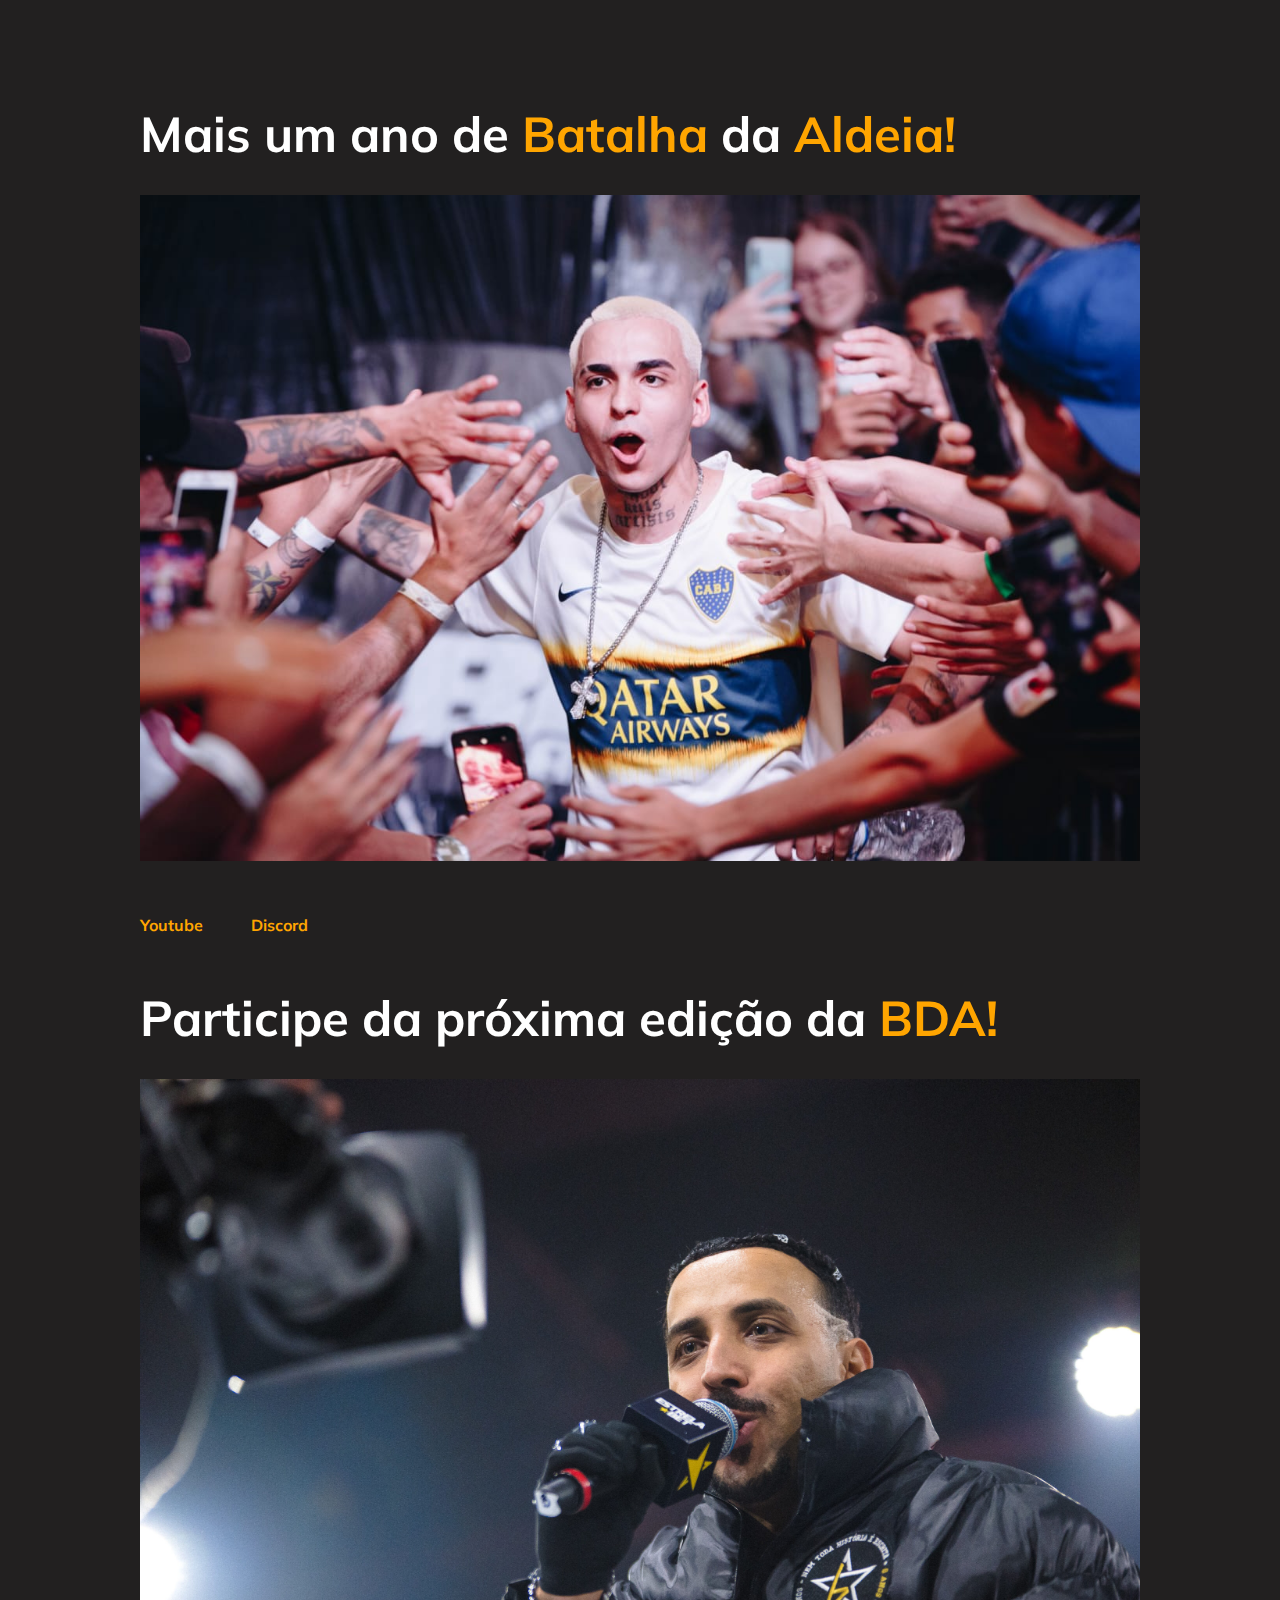
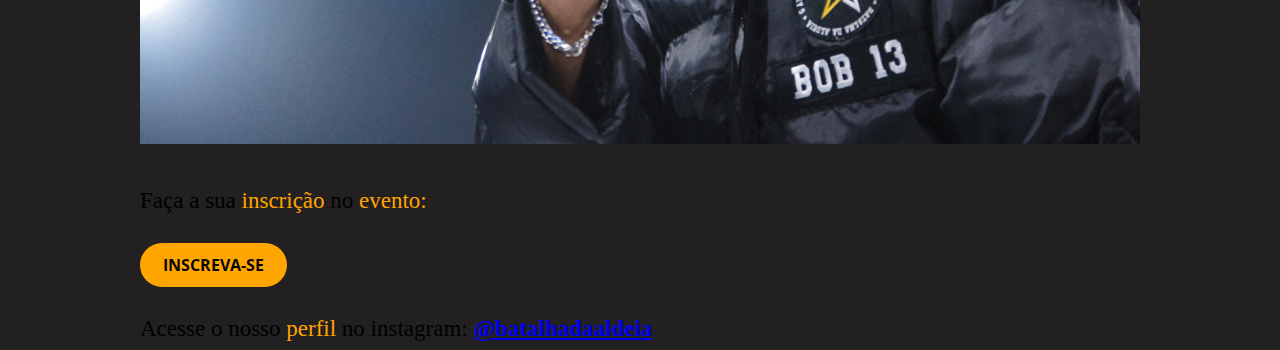
<file: batalha-de-rima/index.html>
<!DOCTYPE html>
<html lang="pt-br">

<head>
      <link rel="preconnect" href="https://fonts.gstatic.com" crossorigin>
      <link rel="preconnect" href="https://fonts.googleapis.com">

      <meta charset="UTF-8">
      <meta name="viewport" content="width=device-width, initial-scale=1.0">
      <link rel="stylesheet" href="style.css">
      <title>Batalha Da Aldeia</title>
      <link href="https://fonts.googleapis.com/css2?family=Mulish:ital,wght@0,200..1000;1,200..1000&family=Open+Sans:ital,wght@0,300..800;1,300..800&display=swap"
            rel="stylesheet">
</head>

<body>

      <div class="page">
            <h1>Mais um ano de <span>Batalha</span> da <span>Aldeia!</span></h1>
            <a id="logo" href="#">
                  <img src="imagens/Kant_FenandoCoelho.jpg" alt="Batalhe">
            </a>
            <!-- cabeçalho, contem o conteúdo inicial. -->
            <nav>
                  <!-- tag semantica de navegação, contem uma lista. -->
                  <ul>
                        <li><a target="_blank" href="https://www.youtube.com/@BatalhaDaAldeia/videos">Youtube</a></li>
                        <li><a target="_blank" href="https://discord.com/invite/bda">Discord</a></li>
                  </ul>
            </nav>

            <main>
                  <h1>Participe da próxima edição da <span>BDA!</span></h1>

                  <img src="imagens/pedro-mike.jpg" alt="ilustração de batalha">
                  <section>
                        <p>
                              Faça a sua <span>inscrição</span> no <span>evento:</span> <br />
                        </p>
                        <a target="_blank" href="formulario/index.html">inscreva-se</a>
                  </section>

            </main>

            <footer>
                  Acesse o nosso <span>perfil</span> no instagram: <a href="https://instagram.com/batalhadaaldeia"
                        target="_blank">@batalhadaaldeia</a>
            </footer>

      </div>

</body>

</html>
</file>
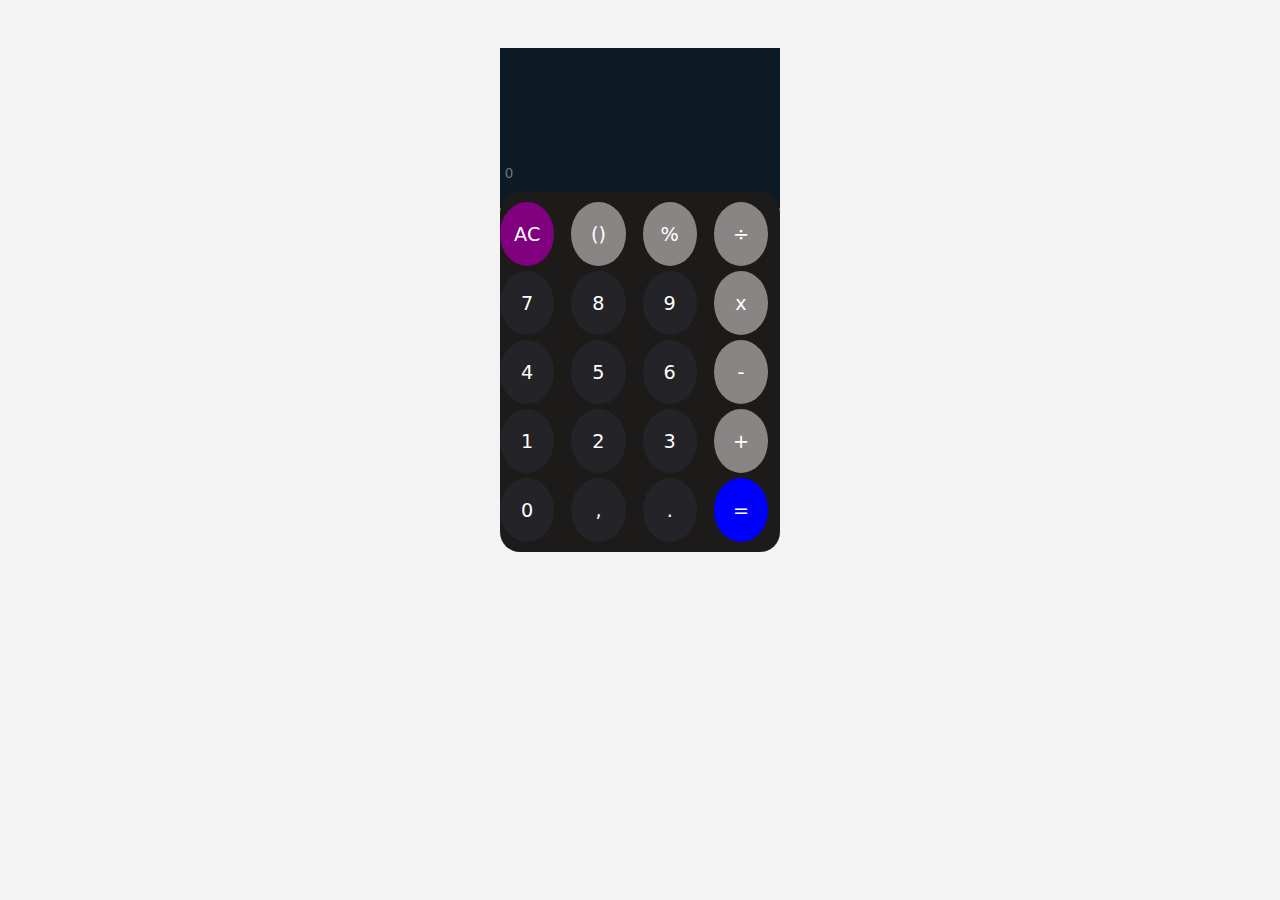
<file: calculadora/index.html>
<!DOCTYPE html>
<html lang="en">

<head>
  <meta charset="UTF-8">
  <meta name="viewport" content="width=device-width, initial-scale=1.0">
  <title>Calculadora</title>
  <link rel="stylesheet" href="css/style.css">
  <script prel src="js/script.js" defer></script>
</head>

<body>
  <div id="calculo">
    <div id="operations">
      <input id="display" type="text" readonly >
      <input id="resultDisplay" type="text" readonly placeholder="0">
    </div>

    <div class="background-buttons">

      <div class="buttons-container">
        <button class="clear" onclick="clean('AC')">AC</button>
        <button class="parentese" onclick="hasParantese('()')">()</button>
        <button class="percentage" onclick="operators('%')">%</button>
        <button class="division" onclick="operators('÷')">÷</button>
        <button class="number" onclick="btnClick('7')">7</button>
        <button class="number" onclick="btnClick('8')">8</button>
        <button class="number" onclick="btnClick('9')">9</button>
        <button class="multiplication" onclick="operators('x')">x</button>
        <button class="number" onclick="btnClick('4')">4</button>
        <button class="number" onclick="btnClick('5')">5</button>
        <button class="number" onclick="btnClick('6')">6</button>
        <button class="subtracao" onclick="operators('-')">-</button>
        <button class="number" onclick="btnClick('1')">1</button>
        <button class="number" onclick="btnClick('2')">2</button>
        <button class="number" onclick="btnClick('3')">3</button>
        <button class="adition" onclick="operators('+')">+</button>
        <button class="number" onclick="btnClick('0')">0</button>
        <button class="number" onclick="operators(',')">,</button>
        <button class="number" onclick="cleanLastElement()">.</button>
        <button class="result" onclick="btnClick('=')">=</button>

      </div>
    </div>
  </div>
</body>

</html>










<!-- <input id="Clear" type="button" value="AC" onclick="btnClick(this);" />
<input id="Negative" type="button" value="+/-" onclick="btnClick(this);" />
<input id="Parenteses" type="button" value="()" onclick="btnClick(this);" />
<input id="Percentage" type="button" value="%" onclick="btnClick(this);" />
<input class="botao" id="btnDiv" type="button" value="÷" onclick="btnClick(this);" />
</div>
<div class="group2">
<input id="btn7" type="button" value="7" onclick="btnClick(this);" />
<input id="btn8" type="button" value="8" onclick="btnClick(this);" />
<input id="btn9" type="button" value="9" onclick="btnClick(this);" />
<input class="botao" id="btnMul" type="button" value="*" onclick="btnClick(this);" />
</div>
<div class="group3">
<input id="btn4" type="button" value="4" onclick="btnClick(this);" />
<input id="btn5" type="button" value="5" onclick="btnClick(this);" />
<input id="btn6" type="button" value="6" onclick="btnClick(this);" />
<input class="botao" id="btnSub" type="button" value="-" onclick="btnClick(this);" />
</div>
<div class="group4">
<input id="btn1" type="button" value="1" onclick="btnClick(this);" />
<input id="btn2" type="button" value="2" onclick="btnClick(this);" />
<input id="btn3" type="button" value="3" onclick="btnClick(this);" />
<input class="botao" id="btnSoma" type="button" value="+" onclick="btnClick(this);" />
</div>
<div class="group5">
<input id="btn0" type="button" value="0" onclick="btnClick(this);" />
<input id="btnPonto" type="button" value="." onclick="btnClick(this);" />
<input id="btnIgual" type="button" value="=" onclick="btnClick(this);" />
</div> -->
</file>
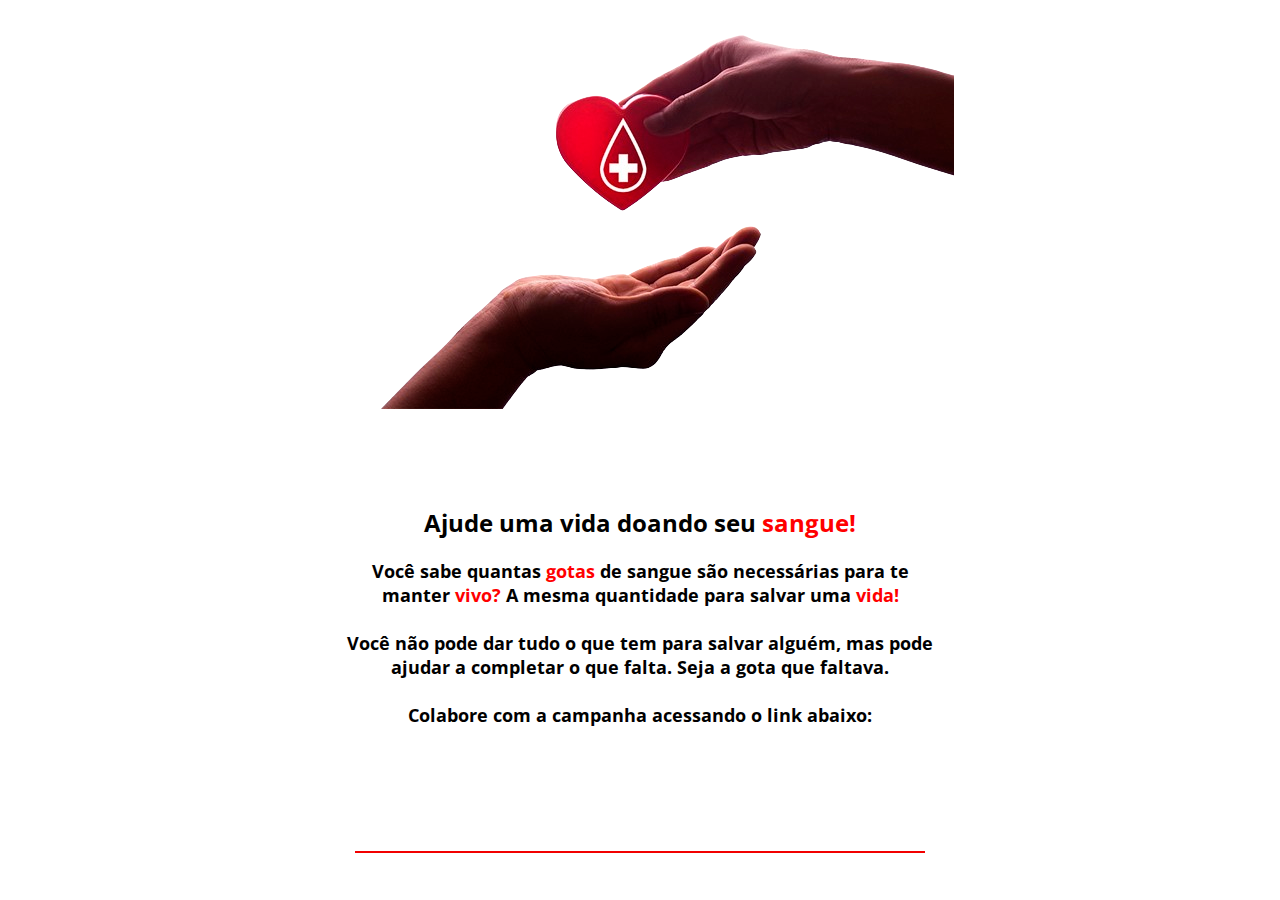
<file: campanha-doe-sangue/index.html>
<!DOCTYPE html>
<html lang="en">

<head>
  <meta charset="UTF-8">
  <meta name="viewport" content="width=device-width, initial-scale=1.0">

  <title>Doação de Sangue</title>

  <link
    href="https://fonts.googleapis.com/css2?family=Inter:wght@100..900&family=Open+Sans:ital,wght@0,300..800;1,300..800&display=swap"
    rel="stylesheet">
  <link rel="stylesheet" href="style.css">
</head>

<body>

  <div id="hero">
    <img src="imagem.jpg/doacao-de-sangue-removebg-preview.png" alt="Imagem doação de sangue">

    <h2>Ajude uma vida doando seu <span style="color: red">sangue!</span></h2>
    <p>
      Você sabe quantas <span>gotas</span> de sangue são necessárias para te manter <span>vivo?</span> A mesma
      quantidade para salvar uma <span>vida!</span>

      <br />
      <br />

      Você não pode dar tudo o que tem para salvar alguém, mas pode ajudar a completar o que falta.
      Seja a gota que faltava.

      <br />
      <br />

      Colabore com a campanha acessando o link abaixo:
    </p>

  </div>

  <div id="footer">

    <a href="https://Agende sua doação de sangue - Fundação Pró-Sangue">
      Acesse Aqui
    </a>

    <div id="line"></div>

  </div>
</body>

</html>
</file>
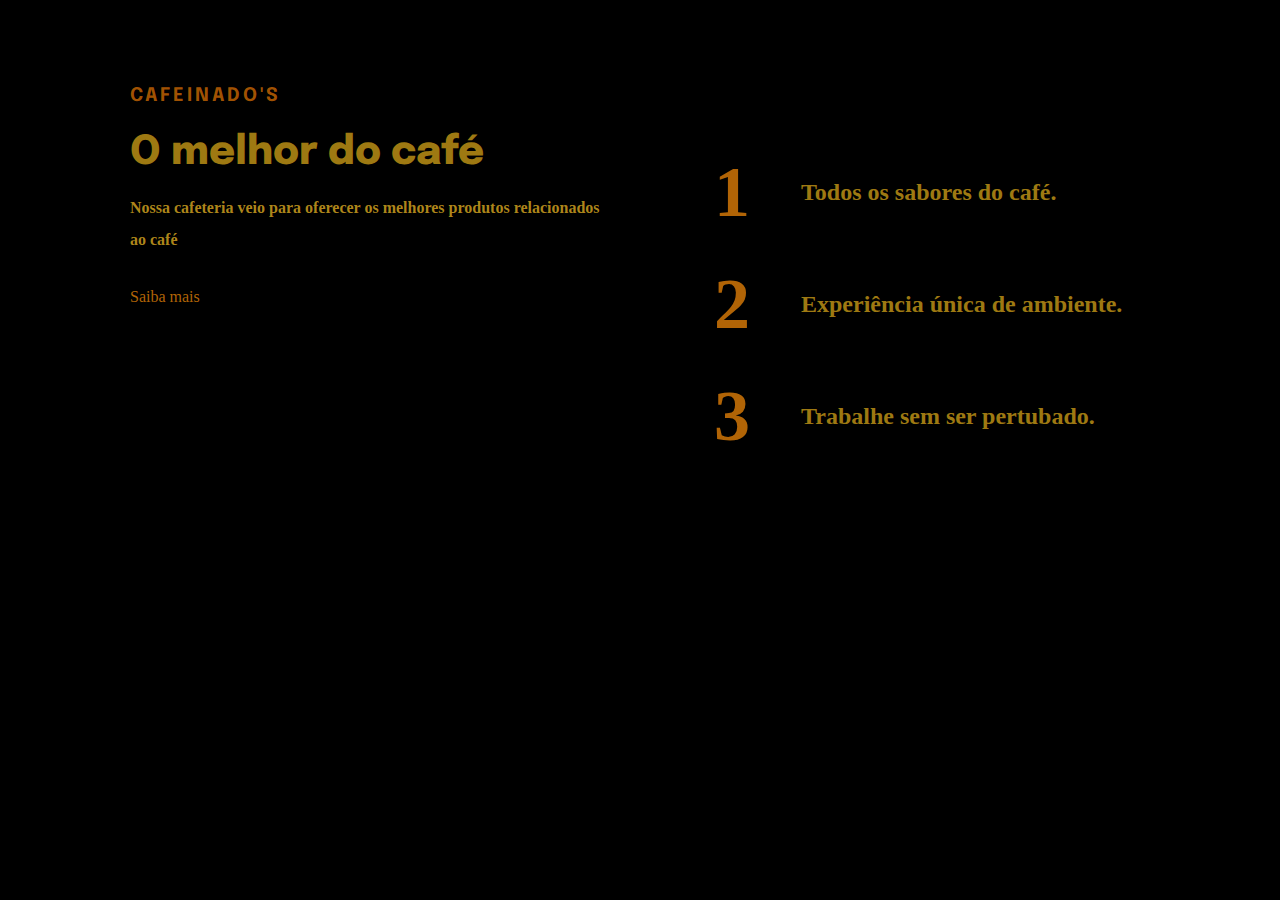
<file: panfleto-responsivo/index.html>
<!DOCTYPE html>
<html lang="pt-br">

<head>
  <meta charset="UTF-8">
  <link rel="preconnect" href="https://fonts.googleapis.com">
  <link rel="preconnect" href="https://fonts.gstatic.com" crossorigin>

  <meta name="viewport" content="width=device-width, initial-scale=1.0">
  <title>Responsividade</title>
  <link rel="stylesheet" href="style.css">

  <link href="https://fonts.googleapis.com/css2?family=Epilogue:ital,wght@0,700;1,700&display=swap" rel="stylesheet">

</head>

<body>

  <main>

    <div>
      <h3>Cafeinado's</h3>

      <h1>O melhor do café</h1>

      <p>
        Nossa cafeteria veio para oferecer os melhores produtos relacionados ao café
      </p>

      <a href="#">Saiba mais</a>
    </div>

    <ul>
      <li><span>1</span> Todos os sabores do café.</li>
      <li><span>2</span> Experiência única de ambiente.</li>
      <li><span>3</span> Trabalhe sem ser pertubado.</li>
    </ul>
</body>

</main>

</html>
</file>
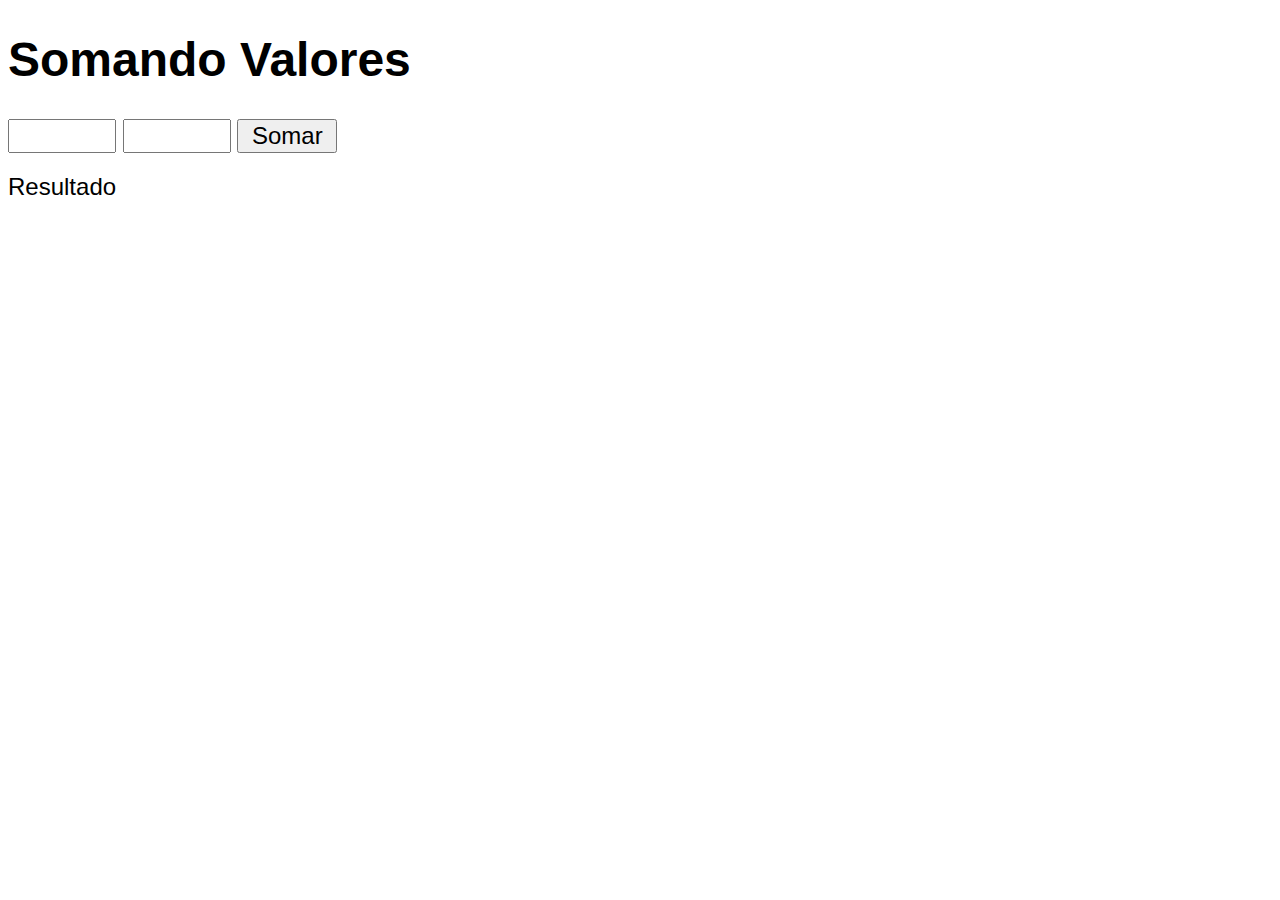
<file: soma-numeros-js/index.html>
<!DOCTYPE html>
<html lang="en">

<head>
  <meta charset="UTF-8">
  <meta name="viewport" content="width=device-width, initial-scale=1.0">
  <title>Somando Números</title>
  <style>
    body {
      font: normal 18pt Arial;
    }

    input {
      font: normal 18pt Arial;
      width: 100px;
    }

    div#res {
      margin-top: 20px;
    }
  </style>
</head>

<body>
  <h1>Somando Valores</h1>
  <input type="number" name="txtn1" id="txtn1">
  <input type="number" name="txtn2" id="txtn2">
  <input type="button" value="Somar" onclick="somar()">
  <div id="res"> Resultado</div>
  <script>
    function somar() {
      let tn1 = window.document.getElementById('txtn1')
      let tn2 = window.document.querySelector('input#txtn2')
      let res = window.document.getElementById('res')
      let n1 = Number(tn1.value)
      let n2 = Number(tn2.value)
      let soma = n1 + n2
      res.innerHTML = `A soma entre ${n1} e ${n2} é igual a <strong> ${soma} </strong> `
    }
  </script>
</body>

</html>
</file>
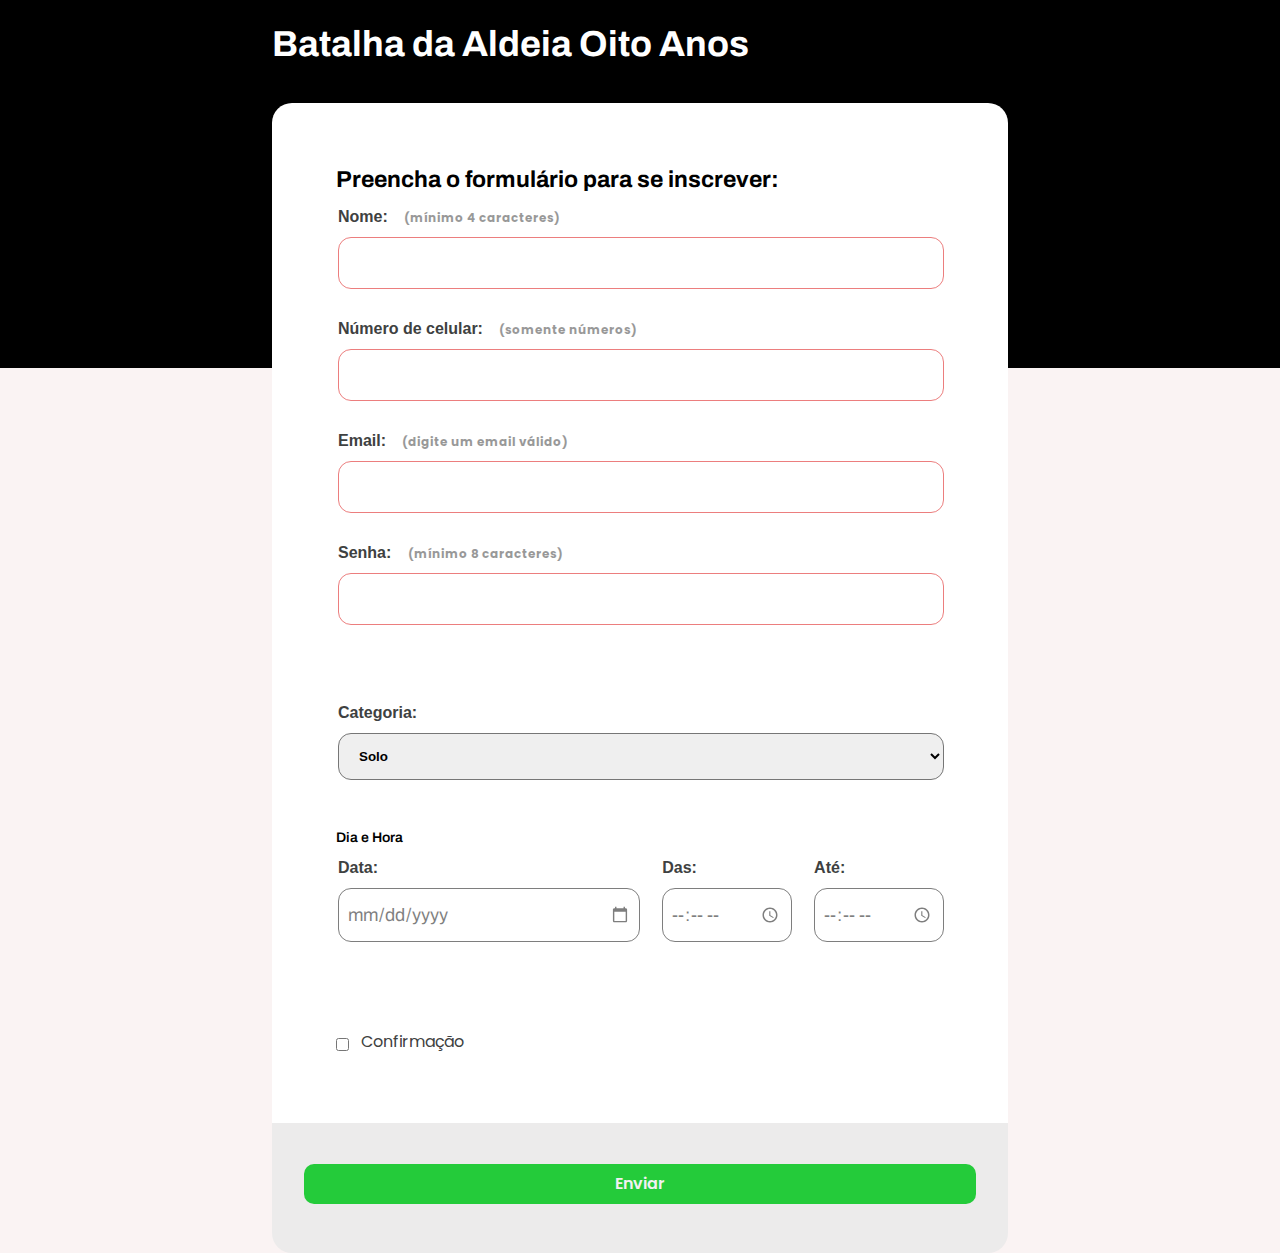
<file: batalha-de-rima/formulario/index.html>
<!DOCTYPE html>
<html lang="pt-br">

<head>
  <link rel="preconnect" href="https://fonts.googleapis.com">
  <link rel="preconnect" href="https://fonts.gstatic.com" crossorigin>

  <meta charset="UTF-8">
  <meta name="viewport" content="width=device-width, initial-scale=1.0">
  <title>Formulario</title>

  <link rel="stylesheet" href="style.css">
  <link
    href="https://fonts.googleapis.com/css2?family=Archivo:ital,wght@0,100..900;1,100..900&family=Poppins:ital,wght@0,100;0,200;0,300;0,400;0,500;0,600;0,700;0,800;0,900;1,100;1,200;1,300;1,400;1,500;1,600;1,700;1,800;1,900&display=swap"
    rel="stylesheet">

</head>

<body>

  <div class="page">
    <header>
      <h3>Batalha da Aldeia Oito Anos</h3>
    </header>

    <form id="my- bform" ac>
      <fieldset>
        <legend>
          <h1>Preencha o formulário para se inscrever:</h1>
        </legend>

        <div class="input-container">
          <label for="nome">Nome: <span>(mínimo 4 caracteres)</span></label>
          <input id="nome" type="name" required minlength="4">
        </div>

        <div class="input-container">
          <label for="numero">Número de celular: <span>(somente números)</span></label>
          <input id="numero" type="tel" required >
        </div>

        <div class="input-container">
          <label for="email">Email: <span>(digite um email válido)</span></label>
          <input id="email" type="email" required>
        </div>

        <div class="input-container">
          <label for="senha">Senha: <span>(mínimo 8 caracteres)</span></label>
          <input id="senha" type="password" required minlength="8">
        </div>

      </fieldset>

      <fieldset>

        <div class="input-container">
          <label for="event-category">Categoria: </label>
          <select id="event-category" class="select-form">
            <option value="Solo">Solo</option>
            <option value="Dupla">Dupla</option>
            <option value="Trio">Trio</option>
          </select>
        </div>

      </fieldset>

      <fieldset>
        <legend>
          <div class="input-wrapper">
            <legend>Dia e Hora</legend>

            <div class="col-3">
              <div class="input-container">
                <label for="event-date">Data:</label>
                <input type="date" id="event-date">
              </div>

              <div class="input-container">
                <label for="event-begin">Das:</label>
                <input type="time" id="event-end">
              </div>

              <div class="input-container">
                <label for="event-begin">Até:</label>
                <input type="time" id="event-end">
              </div>

      </fieldset>

      <div class="checkbox-wrapper">
        <input type="checkbox" id="event-confirm">
        <label for="event-confirm">Confirmação</label>
      </div>

  </div>
  <footer>
    <button class="button">Enviar</button>
  </footer>
  </form>
</body>
      
</html>
</file>
<file: batalha-de-rima/style.css>
body {
  background: rgb(34, 32, 32);
}


body a img {
  width: 1000px;
  font-family: "Open Sans", sans-serif;
  margin-bottom: 50px;
  background: rgba(249, 184, 2, 1.0);
  background: linear-gradient(135deg, rgba(249, 184, 2, 1.0), rgba(204, 119, 44, 1.0));
}

.page {
  width: 1000px;
  margin: 0 auto;
  padding-top: 65px;
}

nav {
  display: flex;
  justify-content: space-between;
  margin-bottom: 55px;
}

ul {
  font-weight: bold;
  display: flex;
  gap: 48px;
  list-style: none;
  margin: 0;
  padding: 0;
}

header img {
  background: azure;
  width: 1000px;
}

ul li a {
  color: #ffa500;
  text-decoration: none;
}

ul li a:hover {
  color: #ffa600e5;
  opacity: 0.8;
}

h1,
ul {
  font-family: "Mulish", sans-serif;
  color: white;
}

h1 {
  color: #ffffff;
  font-size: 49px;
  line-height: 56px;
  font-weight: bold;
}

h1 span {
  font-weight: bold;
  color: #ffa500;
}

section p {
  font-size: 23px;
  margin: 40px 0;
}

p span {
  color: #ffa500;
}

main a {
  color: hsla(0, 0%, 0%, 0.986);
  text-decoration: none;
  font-weight: bold;
  text-transform: uppercase;
  font-family: "Open Sans", sans-serif;
  padding: 11px 23px;
  background: #ffa500;
  border-radius: 56px;
  cursor: pointer;
}

main a:hover {
  background: #be7d03;
}

footer {
  font-size: 23px;
  margin-top: 40px;
}

footer span {
  color: #ffa500;
}

footer a {
  font-weight: bold;
}

footer a:hover {
  color: #ffa500;
}

main img {
  width: 1000px;
}
</file>
<file: calculadora/css/style.css>
* {
  margin: 0;
  padding: 0;
  box-sizing: border-box;
  font-family: system-ui, -apple-system, BlinkMacSystemFont, 'Segoe UI', Roboto, Oxygen, Ubuntu, Cantarell, 'Open Sans', 'Helvetica Neue', sans-serif;
}

/* background: rgb(222, 16, 16);
  background: radial-gradient(circle, rgba(222, 16, 16, 1) 21%, rgba(184, 6, 6, 1) 46%, rgba(204, 10, 10, 1) 93%); */

body {
  background-color: #f3f3f3;
  display: flex;
  align-items: center;
  justify-content: center;
  padding: 3rem;
}

#calculo {
  width: 280px;
  /* border-radius: 20px 20px 20px 30px; */
  height: 0px;
  padding: 5rem;
  background-color: #0b1a25;
  color: #fffafa;
  display: flex;
  align-items: center;
  flex-direction: column;
}

#operations {
  width: 280px;
  display: flex;
  flex-direction: column;
  padding: 0.3rem;
  overflow-wrap: break-word;
  color: #ffffff;
  font-weight: 600;
  font-size: 30px;
  min-height: 4rem;
  display: flex;
}

#display {
  display: flex;
  height: 40px;
  width: 100%;
  border: none;
  border-radius: 2px;
  color: white ;
  background-color: #0b1a25;
}

#resultDisplay {
  height: 40px;
  width: 100%;
  border: none;
  color: white;
  background-color: #0b1a25;
}

.buttons-container .clear {
  background-color: purple;
}

.buttons-container .result {
  background-color: blue;
}

.background-buttons {
  background-color: #1d1a1a;
  border-radius: 20px;
}

.buttons-container {
  width: 280px;
  display: grid;
  grid-template-columns: 1fr 1fr 1fr 1fr;
  gap: 5px;
  padding: 10px 0px;
}

.buttons-container button {
  border: 1px solid transparent;
  border-radius: 100%;
  height: 4rem;
  width: 3.4rem;
  font-size: 1.2rem;
  transition: all 0.3s;
  color: rgb(255, 255, 255);
  background-color: #8a8585;
  cursor: pointer;
}

.buttons-container .number {
  background-color: #30313b67;
}

.buttons-container button:active {
  background-color: #eaecec;
  border-color: #999;
}

.buttons-container .numbers,
.clear,
.virgula {
  background-color: #333;
}
</file>
<file: campanha-doe-sangue/style.css>
body {
  font-family: "Open Sans", sans-serif;
  text-align: center;
  margin: 0;
}

#hero {
  width: 592px;
  margin: 0 auto 72px;
}

#hero img {
  margin-bottom: 72px;
}

h1 {
  font-family: "Inter", sans-serif;
  font-size: 49px;
  line-height: 56px;
  font-weight: bold;
  margin-bottom: 32px;
}

span {
  color: #ff0000;
}

p,
footer {
  font-size: 18px;
  font-weight: bold;
}

#footer a {
  margin: 0 auto 32px;
  color: white;
  font-weight: bold;
  transition: color 200ms;
}

#footer a:hover {
  color: #9c9c9c;
}

#footer a:active {
  color: #5e79ff;
}

#line {
  width: 568px;
  height: 0px;
  margin: 0 auto 8px;
  border: 1px #f20000 solid;
  margin-top: 30px;
}
</file>
<file: panfleto-responsivo/style.css>
* {
  margin: 0;
  padding: 0;
  box-sizing: border-box;
}

ul {

  list-style: none;
}

:root {
  font-size: 62.5%;
}

body {
  background: #000000;
  padding: 6.0rem 2.3rem 6.6rem;
  font-size: 1.6rem;
}

main {
  max-width: 33.0rem;
  margin: 0 auto;
}

h1 {
  font-weight: 800;
  font-family: 'Epilogue', sans-serif;
  font-size: 4.0rem;
  line-height: 4.8rem;
  color: #9e7912;
  margin-bottom: 1.5rem;
}

main h3 {
  font-weight: bold;
  color: #b85e03e3;
  letter-spacing: 3px;
  text-transform: uppercase;
  font-family: 'Epilogue', sans-serif;
  line-height: 3.2rem;
  margin-bottom: 1.7rem;
}

p {
  font-weight: 800;
  color: #b38a1bfb;
  line-height: 3.2rem;
  margin-bottom: 3.2rem;
}

a {
  color: #b16406;
  text-decoration: none;
}

a:hover {
  font-weight: bold;
}

ul {
  font-weight: 700;
  margin-top: 7.2rem;
}

ul li {
  font-size: 2.4rem;
  line-height: 3.2rem;
  color: #9e7912;
  max-width: 25.7rem;
  display: flex;
  gap: 3.8rem;
}

ul li + li {
  margin-top: 3.2rem;
}

ul li span {
  font-weight: 800;
  font-size: 7.2rem;
  line-height: 8.0rem;
  letter-spacing: -2px;
  color: #b16406;
}

@media (min-width: 700px) {

  body {
    padding: 8rem;
  }

  main {
    max-width: 1020px;
    display: flex;
    gap: 10rem;
  }

  main > div {
    max-width: 484px;
  }

  ul li {
    gap: 5.3rem;
    max-width: 450px;
    align-items: center;
  }
}
</file>
<file: batalha-de-rima/formulario/style.css>
* {
  margin: 0;
  padding: 0;
  box-sizing: border-box;
}

body,
input,
span,
button {
  font-family: 'Poppins', sans-serif;
}

body {
  background-color: rgb(250, 243, 243);
  display: grid;
  place-content: center;
}

body::before {
  content: '';
  width: 100%;
  height: 368px;
  position: absolute;
  top: 0;
  left: 0;
  z-index: -1;
  background: #000000;
}

.page {
  width: 736px;
  margin: auto;
}


header h3 {
  width: 100vh;
  margin-top: 23px;
  font-family: 'Archivo', sans-serif;
  font-weight: bold;
  font-size: 36px;
  line-height: 42px;
  color: #ffffff;
  margin-bottom: 23px;
}

body span {
  font-size: 12px;
  color: #000000;
  opacity: 0.4;
}

h1 {
  font-size: 23px;
  line-height: 26px;
}

.input-container {
  margin-left: 2px;
  margin-bottom: 4px;
  font-family: sans-serif;
  font-weight: bold;
  display: flex;
  flex-direction: column;
}

form {
  margin-top: 38px;
  background: #ffffff;
  border-radius: 20px 20px 0 0;
  min-height: 300px;
  padding: 64px;
  display: flex;
  flex-direction: column;
  gap: 48px;
}

fieldset {
  border: none;
}

.input-container label,
.checkbox-wrapper label {
  font-size: 16px;
  line-height: 24px;
  margin-bottom: 8px;
  color: #3e4141;
}

.input-container label span {
  margin-left: 12px;
  font-size: 12px;
  line-height: 20px;
}

.input-container input {
  font-family: 'Archivo', sans-serif;
  border: 1px solid #000000;
  font-size: 18px;
  line-height: 34px;
  width: 100%;
  margin-bottom: 24px;
  border-radius: 13px;
  opacity: 0.5;
  padding: 8px;
}

fieldset legend {
  font-family: 'Archivo', sans-serif;
  font-weight: 600;
  font-size: 14px;
  line-height: 12px;
  width: 100%;
  margin-bottom: 12px;
  border-radius: 14px;
}

.input-container select {
  font-weight: 600;
  border-radius: 13px;
  padding: 14px 16px;
}

.input-container select option {
  color: #000000;
}

.col-3 {
  display: flex;
  gap: 20px;
}

.col-3>div:nth-child(1) {
  width: 100%;
}

.checkbox-wrapper {
  display: flex;
  gap: 12px;
  width: 29px;
  height: 29px;
}

footer {
  background: #ecebeb;
  height: 130px;
  display: flex;
  flex-direction: column;
  padding: 40px 32px;
  border-top: 1px solid #ecebeb;
  border-radius: 0 0 20px 20px;
}

footer .button {
  background: #11c729ea;
  font-weight: 600;
  font-size: 16px;
  line-height: 26px;
  border-radius: 10px;
  height: 40px;
  border: 0;
  color: #f1f1f1;
}

footer .button:hover {
  background: #1e8d02ea;
}

input:invalid {
  border: 1px solid #da0000;
}
</file>
